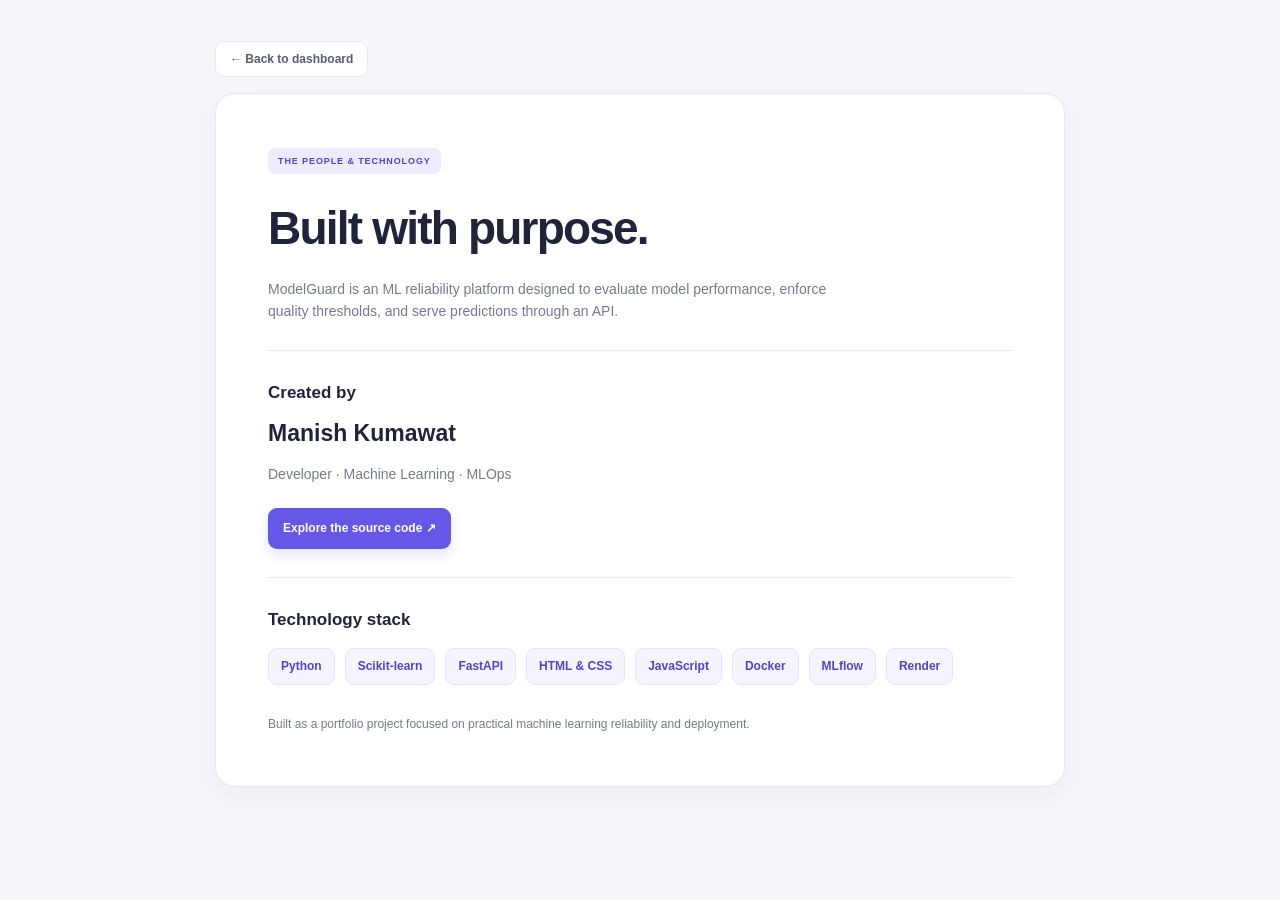
<file: frontend/credits.html>
<!DOCTYPE html>
<html lang="en">
<head>
    <meta charset="UTF-8">
    <meta name="viewport" content="width=device-width, initial-scale=1.0">
    <meta name="description" content="Credits and technologies behind ModelGuard">
    <title>Credits | ModelGuard</title>
    <link rel="stylesheet" href="style.css">
</head>
<body>
    <main class="credits-page">
        <a class="topbar-link" href="/">← Back to dashboard</a>

        <section class="credits-card">
            <span class="welcome-tag">THE PEOPLE & TECHNOLOGY</span>
            <h1>Built with purpose.</h1>
            <p>
                ModelGuard is an ML reliability platform designed to
                evaluate model performance, enforce quality thresholds,
                and serve predictions through an API.
            </p>

            <div class="credits-divider"></div>

            <h2>Created by</h2>
            <h3>Manish Kumawat</h3>
            <p>Developer · Machine Learning · MLOps</p>

            <a class="primary-link"
               href="https://github.com/kumawatmanish05/ModelGuard"
               target="_blank" rel="noopener noreferrer">
                Explore the source code ↗
            </a>

            <div class="credits-divider"></div>

            <h2>Technology stack</h2>
            <div class="tech-list">
                <span>Python</span>
                <span>Scikit-learn</span>
                <span>FastAPI</span>
                <span>HTML & CSS</span>
                <span>JavaScript</span>
                <span>Docker</span>
                <span>MLflow</span>
                <span>Render</span>
            </div>

            <p class="credits-note">
                Built as a portfolio project focused on practical
                machine learning reliability and deployment.
            </p>
        </section>
    </main>
</body>
</html>
</file>
<file: frontend/style.css>
:root {
    --bg: #f6f7fb;
    --surface: #ffffff;
    --surface-soft: #f4f3ff;
    --text: #20243a;
    --muted: #747b91;
    --border: #e7e9f2;
    --primary: #6558e8;
    --primary-dark: #5144cc;
    --teal: #0d9d91;
    --success-bg: #e9f8f3;
    --success-text: #087c68;
    --shadow: 0 8px 28px rgba(34, 40, 75, 0.045);
}

* {
    box-sizing: border-box;
    margin: 0;
    padding: 0;
}

html {
    scroll-behavior: smooth;
    scroll-padding-top: 28px;
}

body {
    font-family: Inter, -apple-system, BlinkMacSystemFont, "Segoe UI",
        sans-serif;
    background: var(--bg);
    color: var(--text);
    line-height: 1.6;
    -webkit-font-smoothing: antialiased;
}

a {
    color: inherit;
    text-decoration: none;
}

button,
input,
select {
    font: inherit;
}

.app-shell {
    min-height: 100vh;
}

.sidebar {
    position: fixed;
    inset: 0 auto 0 0;
    width: 248px;
    padding: 28px 18px 20px;
    background: var(--surface);
    border-right: 1px solid var(--border);
    display: flex;
    flex-direction: column;
    z-index: 10;
}

.brand {
    display: flex;
    align-items: center;
    gap: 12px;
    padding: 0 10px 34px;
}

.brand-icon {
    display: grid;
    place-items: center;
    width: 42px;
    height: 42px;
    border-radius: 13px;
    background: linear-gradient(135deg, #7669f1, #5548d1);
    color: white;
    font-weight: 800;
    font-size: 21px;
    box-shadow: 0 5px 14px #6558e82b;
}

.brand strong,
.brand small {
    display: block;
}

.brand strong {
    font-size: 17px;
    letter-spacing: -0.5px;
}

.brand small {
    color: var(--muted);
    font-size: 9px;
    font-weight: 700;
    letter-spacing: 1.5px;
    margin-top: 2px;
}

.nav-label,
.eyebrow {
    color: #9398aa;
    font-size: 10px;
    font-weight: 750;
    letter-spacing: 1.35px;
}

.nav-label {
    padding: 0 12px;
    margin-bottom: 12px;
}

.sidebar-nav {
    display: grid;
    gap: 6px;
}

.nav-link {
    display: flex;
    align-items: center;
    gap: 12px;
    padding: 11px 13px;
    color: #737991;
    font-size: 13px;
    font-weight: 550;
    border-radius: 10px;
    transition: background 0.2s, color 0.2s;
}

.nav-link:hover,
.nav-link.active {
    background: var(--surface-soft);
    color: var(--primary-dark);
}

.nav-icon {
    width: 21px;
    text-align: center;
    font-size: 18px;
}

.sidebar-bottom {
    margin-top: auto;
}

.sidebar-status {
    display: flex;
    align-items: center;
    gap: 10px;
    padding: 13px 10px;
    border: 1px solid var(--border);
    border-radius: 12px;
}

.sidebar-status strong,
.sidebar-status small {
    display: block;
}

.sidebar-status strong {
    font-size: 12px;
}

.sidebar-status small {
    color: var(--muted);
    font-size: 10px;
}

.status-dot {
    display: inline-block;
    flex: 0 0 auto;
    width: 8px;
    height: 8px;
    background: var(--teal);
    border-radius: 50%;
    box-shadow: 0 0 0 4px #0d9d9118;
}

.sidebar-version {
    margin: 15px 10px 0;
    color: #969bad;
    font-size: 10px;
}

.main-content {
    max-width: 1600px;
    margin-left: 248px;
    padding: 30px clamp(22px, 4vw, 58px) 24px;
}

.topbar {
    display: flex;
    align-items: center;
    justify-content: space-between;
    gap: 18px;
    margin-bottom: 28px;
}

.topbar h1 {
    margin-top: 5px;
    font-size: clamp(23px, 2.3vw, 31px);
    letter-spacing: -1.2px;
    line-height: 1.25;
}

.topbar-link {
    padding: 10px 14px;
    background: white;
    border: 1px solid var(--border);
    border-radius: 9px;
    color: #565d77;
    font-size: 12px;
    font-weight: 650;
    white-space: nowrap;
    transition: border-color 0.2s, color 0.2s;
}

.topbar-link:hover {
    border-color: var(--primary);
    color: var(--primary-dark);
}

.welcome-panel {
    position: relative;
    min-height: 245px;
    overflow: hidden;
    display: flex;
    align-items: center;
    justify-content: space-between;
    gap: 24px;
    padding: 34px clamp(24px, 4vw, 46px);
    border: 1px solid #e7e3ff;
    border-radius: 20px;
    background:
        radial-gradient(ellipse at 80% 10%, #e4e0ff 0, transparent 37%),
        linear-gradient(110deg, #ffffff 12%, #f4f2ff 100%);
}

.welcome-copy {
    position: relative;
    z-index: 1;
    max-width: 560px;
}

.welcome-tag,
.subtle-chip {
    display: inline-flex;
    align-items: center;
    padding: 6px 10px;
    border-radius: 7px;
    background: #eeebff;
    color: var(--primary-dark);
    font-size: 9px;
    font-weight: 800;
    letter-spacing: 0.9px;
}

.welcome-copy h2 {
    margin: 14px 0 10px;
    font-size: clamp(25px, 3vw, 37px);
    line-height: 1.2;
    letter-spacing: -1.35px;
}

.welcome-copy p {
    max-width: 430px;
    color: var(--muted);
    font-size: 13px;
}

.primary-link {
    display: inline-flex;
    align-items: center;
    gap: 17px;
    margin-top: 22px;
    padding: 11px 15px;
    border-radius: 9px;
    background: var(--primary);
    color: white;
    font-size: 12px;
    font-weight: 700;
    box-shadow: 0 5px 13px #6558e82c;
    transition: background 0.2s, transform 0.2s;
}

.primary-link:hover {
    background: var(--primary-dark);
    transform: translateY(-1px);
}

.welcome-art {
    position: relative;
    flex: 0 0 205px;
    height: 190px;
    display: grid;
    place-items: center;
}

.art-orbit {
    position: absolute;
    border: 1px solid #cfc9ff;
    border-radius: 50%;
    transform: rotate(-25deg);
}

.orbit-one {
    width: 175px;
    height: 115px;
}

.orbit-two {
    width: 145px;
    height: 175px;
}

.art-core {
    position: relative;
    z-index: 1;
    width: 93px;
    height: 93px;
    display: flex;
    flex-direction: column;
    align-items: center;
    justify-content: center;
    gap: 3px;
    border: 1px solid #ffffff;
    border-radius: 25px;
    background: linear-gradient(145deg, #7c70ef, #5749cf);
    color: white;
    box-shadow: 0 15px 35px #6558e83d;
    transform: rotate(-7deg);
}

.art-core span {
    font-size: 25px;
    font-weight: 800;
    letter-spacing: -1px;
}

.art-core small {
    font-size: 7px;
    line-height: 1.2;
    font-weight: 800;
    letter-spacing: 1px;
    text-align: center;
}

.art-node {
    position: absolute;
    z-index: 2;
    display: grid;
    place-items: center;
    width: 34px;
    height: 34px;
    border: 1px solid #e7e4ff;
    border-radius: 11px;
    background: white;
    color: var(--primary);
    font-size: 13px;
    font-weight: 800;
    box-shadow: var(--shadow);
}

.node-one {
    top: 17px;
    right: 23px;
    color: var(--teal);
}

.node-two {
    bottom: 18px;
    left: 17px;
}

.node-three {
    right: 9px;
    bottom: 35px;
}

.section-block {
    margin-top: 30px;
}

.section-heading {
    display: flex;
    align-items: center;
    justify-content: space-between;
    gap: 18px;
    margin-bottom: 17px;
}

.section-heading h2,
.quality-copy h2 {
    margin-top: 4px;
    font-size: 19px;
    letter-spacing: -0.5px;
}

.subtle-chip {
    background: #fff;
    border: 1px solid var(--border);
    color: #777e94;
    letter-spacing: 0;
    font-weight: 600;
    white-space: nowrap;
}

.metrics-grid {
    display: grid;
    grid-template-columns: repeat(4, minmax(0, 1fr));
    gap: 15px;
}

.metric-card {
    min-width: 0;
    padding: 21px 19px;
    border: 1px solid var(--border);
    border-radius: 15px;
    background: var(--surface);
    box-shadow: var(--shadow);
    transition: transform 0.2s, box-shadow 0.2s;
}

.metric-card:hover {
    transform: translateY(-2px);
    box-shadow: 0 12px 30px #22284b0c;
}

.metric-label {
    color: var(--muted);
    font-size: 11px;
    font-weight: 650;
}

.metric-card h3 {
    margin-top: 12px;
    overflow-wrap: anywhere;
    font-size: clamp(19px, 2vw, 27px);
    font-weight: 750;
    letter-spacing: -1px;
    line-height: 1.3;
}

.metric-card p {
    margin-top: 6px;
    color: #9398aa;
    font-size: 10px;
}

.accent-card {
    background: linear-gradient(145deg, #f0fdf9, #ffffff);
    border-color: #d9f2ea;
}

.accent-card h3 {
    color: #0b9582;
}

.quality-panel {
    display: flex;
    align-items: center;
    gap: 17px;
    padding: 23px 25px;
    border: 1px solid var(--border);
    border-radius: 16px;
    background: white;
    box-shadow: var(--shadow);
}

.quality-icon {
    flex: 0 0 auto;
    width: 47px;
    height: 47px;
    display: grid;
    place-items: center;
    border-radius: 14px;
    background: #eaf8f4;
    color: var(--teal);
    font-size: 26px;
}

.quality-copy {
    flex: 1;
    min-width: 0;
}

.quality-copy > p:last-child {
    margin-top: 5px;
    color: var(--muted);
    font-size: 12px;
}

.quality-result {
    display: inline-flex;
    align-items: center;
    gap: 9px;
    padding: 9px 12px;
    border-radius: 9px;
    background: var(--success-bg);
    color: var(--success-text);
    font-size: 12px;
    font-weight: 750;
    white-space: nowrap;
}

.prediction-section {
    padding: clamp(21px, 3vw, 32px);
    border: 1px solid var(--border);
    border-radius: 18px;
    background: white;
    box-shadow: var(--shadow);
}

.prediction-section .section-heading {
    align-items: flex-start;
    margin-bottom: 26px;
}

.section-description {
    margin-top: 7px;
    color: var(--muted);
    font-size: 12px;
}

#prediction-form {
    display: grid;
    grid-template-columns: repeat(2, minmax(0, 1fr));
    gap: 20px 18px;
}

.form-group {
    display: flex;
    flex-direction: column;
    gap: 7px;
    min-width: 0;
}

.form-group label {
    color: #414760;
    font-size: 12px;
    font-weight: 650;
}

.form-group input,
.form-group select {
    width: 100%;
    min-width: 0;
    min-height: 45px;
    padding: 10px 12px;
    border: 1px solid #dfe2ec;
    border-radius: 9px;
    outline: none;
    background: #fcfcfe;
    color: var(--text);
    font-size: 12px;
    transition: border-color 0.2s, box-shadow 0.2s, background 0.2s;
}

.form-group input:hover,
.form-group select:hover {
    border-color: #c9c7ed;
}

.form-group input:focus,
.form-group select:focus {
    border-color: var(--primary);
    background: white;
    box-shadow: 0 0 0 3px #6558e817;
}

.form-actions {
    grid-column: 1 / -1;
    display: flex;
    align-items: center;
    justify-content: space-between;
    gap: 15px;
    margin-top: 6px;
    padding-top: 22px;
    border-top: 1px solid var(--border);
}

.form-actions p {
    color: var(--muted);
    font-size: 11px;
}

.predict-button {
    display: inline-flex;
    align-items: center;
    justify-content: center;
    gap: 16px;
    min-height: 45px;
    padding: 0 19px;
    border: 0;
    border-radius: 9px;
    background: var(--primary);
    color: white;
    font-size: 12px;
    font-weight: 750;
    cursor: pointer;
    box-shadow: 0 5px 14px #6558e826;
    transition: background 0.2s, transform 0.2s;
}

.predict-button:hover {
    background: var(--primary-dark);
    transform: translateY(-1px);
}

.predict-button:disabled {
    opacity: 0.65;
    cursor: wait;
    transform: none;
}

#prediction-result {
    margin-top: 20px;
    padding: 16px 18px;
    border: 1px dashed #dfe2ec;
    border-radius: 11px;
    background: #fafaff;
    color: var(--text);
    font-size: 13px;
    overflow-wrap: anywhere;
}

.result-placeholder {
    color: #898fa3;
    font-size: 12px;
}

.page-footer {
    display: flex;
    justify-content: space-between;
    gap: 16px;
    margin-top: 32px;
    padding: 20px 0 5px;
    border-top: 1px solid var(--border);
    color: #9499aa;
    font-size: 10px;
}

@media (max-width: 1150px) {
    .sidebar {
        width: 215px;
    }

    .main-content {
        margin-left: 215px;
        padding-inline: 25px;
    }

    .metrics-grid {
        grid-template-columns: repeat(2, minmax(0, 1fr));
    }

    .welcome-art {
        flex-basis: 170px;
    }
}

@media (max-width: 760px) {
    .sidebar {
        position: relative;
        width: 100%;
        padding: 17px 18px 12px;
        border-right: 0;
        border-bottom: 1px solid var(--border);
    }

    .brand {
        padding: 0 3px 17px;
    }

    .nav-label,
    .sidebar-bottom {
        display: none;
    }

    .sidebar-nav {
        display: flex;
        gap: 7px;
        overflow-x: auto;
        padding-bottom: 2px;
    }

    .nav-link {
        flex: 0 0 auto;
        padding: 9px 11px;
        font-size: 11px;
    }

    .main-content {
        margin-left: 0;
        padding: 22px 16px;
    }

    .topbar {
        align-items: flex-start;
        margin-bottom: 20px;
    }

    .topbar-link {
        padding: 8px 10px;
        font-size: 10px;
    }

    .welcome-panel {
        min-height: 0;
        padding: 27px 22px;
    }

    .welcome-art {
        display: none;
    }

    .welcome-copy h2 {
        font-size: 29px;
    }

    .section-block {
        margin-top: 24px;
    }

    .metrics-grid {
        gap: 10px;
    }

    .metric-card {
        padding: 16px 13px;
    }

    .metric-card h3 {
        font-size: 22px;
    }

    .quality-panel {
        align-items: flex-start;
        flex-wrap: wrap;
        padding: 18px;
    }

    .quality-copy {
        flex-basis: calc(100% - 70px);
    }

    .quality-result {
        margin-left: 64px;
    }

    .prediction-section {
        padding: 19px 15px;
    }

    #prediction-form {
        grid-template-columns: 1fr;
        gap: 15px;
    }

    .form-actions {
        align-items: stretch;
        flex-direction: column;
    }

    .predict-button {
        width: 100%;
    }

    .page-footer {
        flex-direction: column;
        gap: 5px;
    }
}

@media (prefers-reduced-motion: reduce) {
    *,
    *::before,
    *::after {
        scroll-behavior: auto !important;
        transition-duration: 0.01ms !important;
        animation-duration: 0.01ms !important;
    }
}


.topbar-actions {
    display: flex;
    align-items: center;
    gap: 10px;
    flex-wrap: wrap;
}

.topbar-actions .topbar-link:first-child {
    background: #ffffff;
    border-color: #d9d6f7;
    color: #5144cc;
}

.topbar-actions .topbar-link:first-child:hover {
    background: #f4f2ff;
    border-color: #6558e8;
}


.credits-page {
    max-width: 850px;
    width: 92%;
    margin: 45px auto;
}

.credits-card {
    margin-top: 22px;
    padding: clamp(25px, 5vw, 52px);
    border: 1px solid var(--border);
    border-radius: 20px;
    background: white;
    box-shadow: var(--shadow);
}

.credits-card h1 {
    margin-top: 18px;
    font-size: clamp(32px, 5vw, 46px);
    letter-spacing: -1.8px;
}

.credits-card > p {
    max-width: 600px;
    margin-top: 12px;
    color: var(--muted);
    font-size: 14px;
}

.credits-card h2 {
    margin-top: 25px;
    font-size: 17px;
}

.credits-card h3 {
    margin-top: 8px;
    font-size: 23px;
}

.credits-divider {
    height: 1px;
    margin: 28px 0;
    background: var(--border);
}

.tech-list {
    display: flex;
    flex-wrap: wrap;
    gap: 10px;
    margin-top: 15px;
}

.tech-list span {
    padding: 8px 12px;
    border: 1px solid #e7e3ff;
    border-radius: 9px;
    background: #f6f4ff;
    color: #5144cc;
    font-size: 12px;
    font-weight: 650;
}

.credits-card .credits-note {
    margin-top: 30px;
    font-size: 12px;
}
</file>
